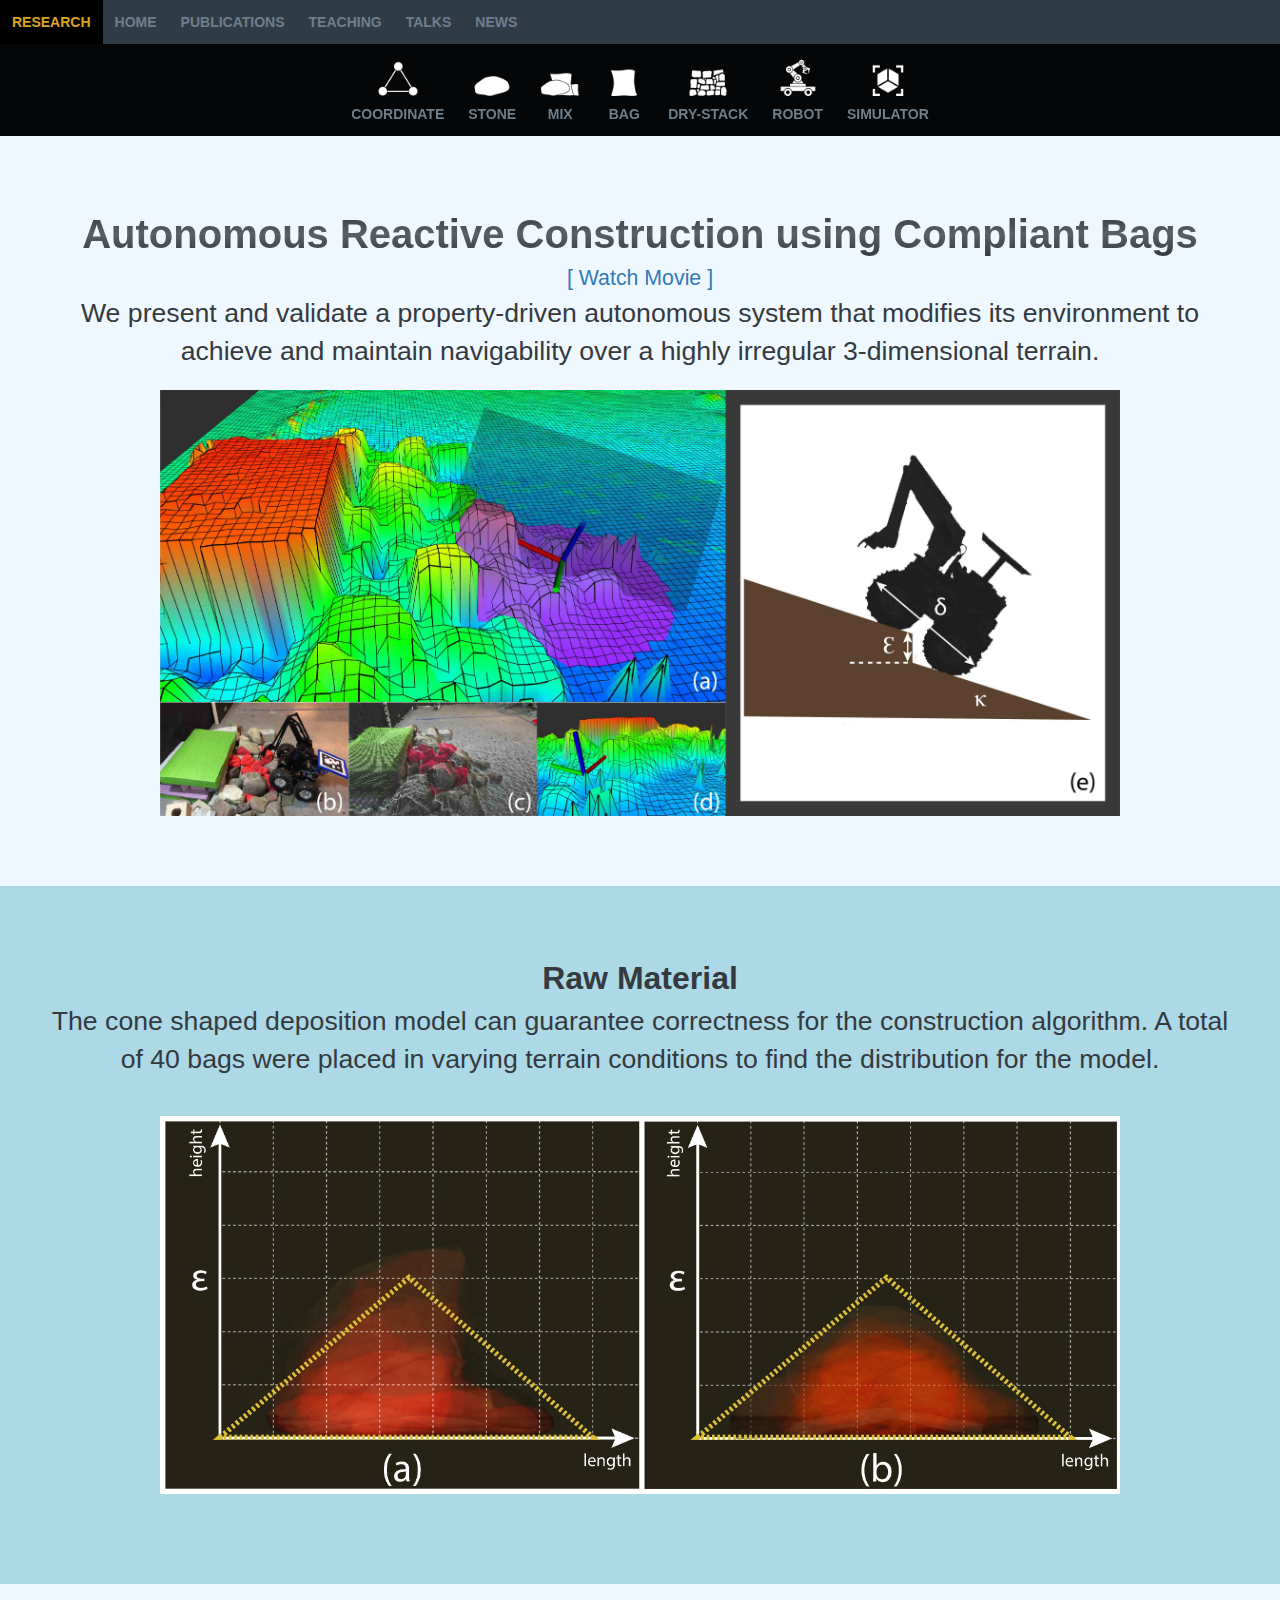
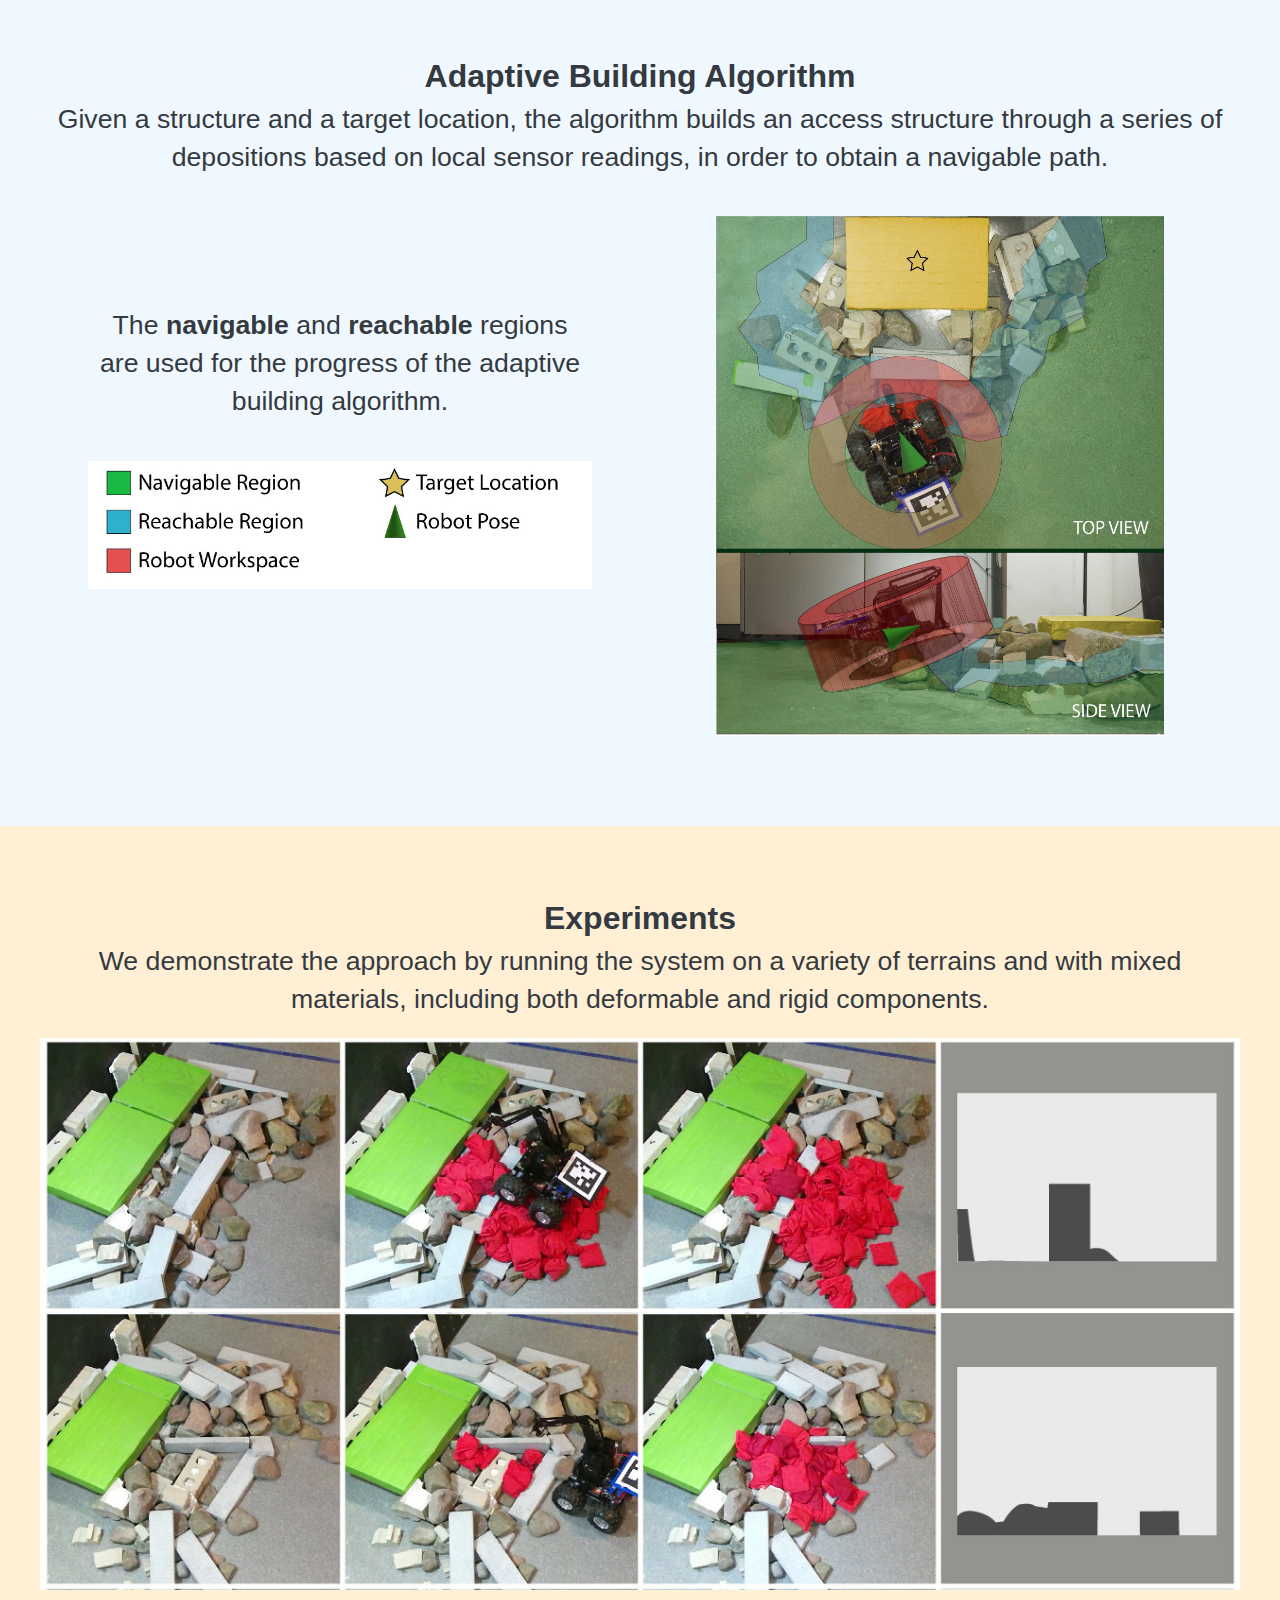
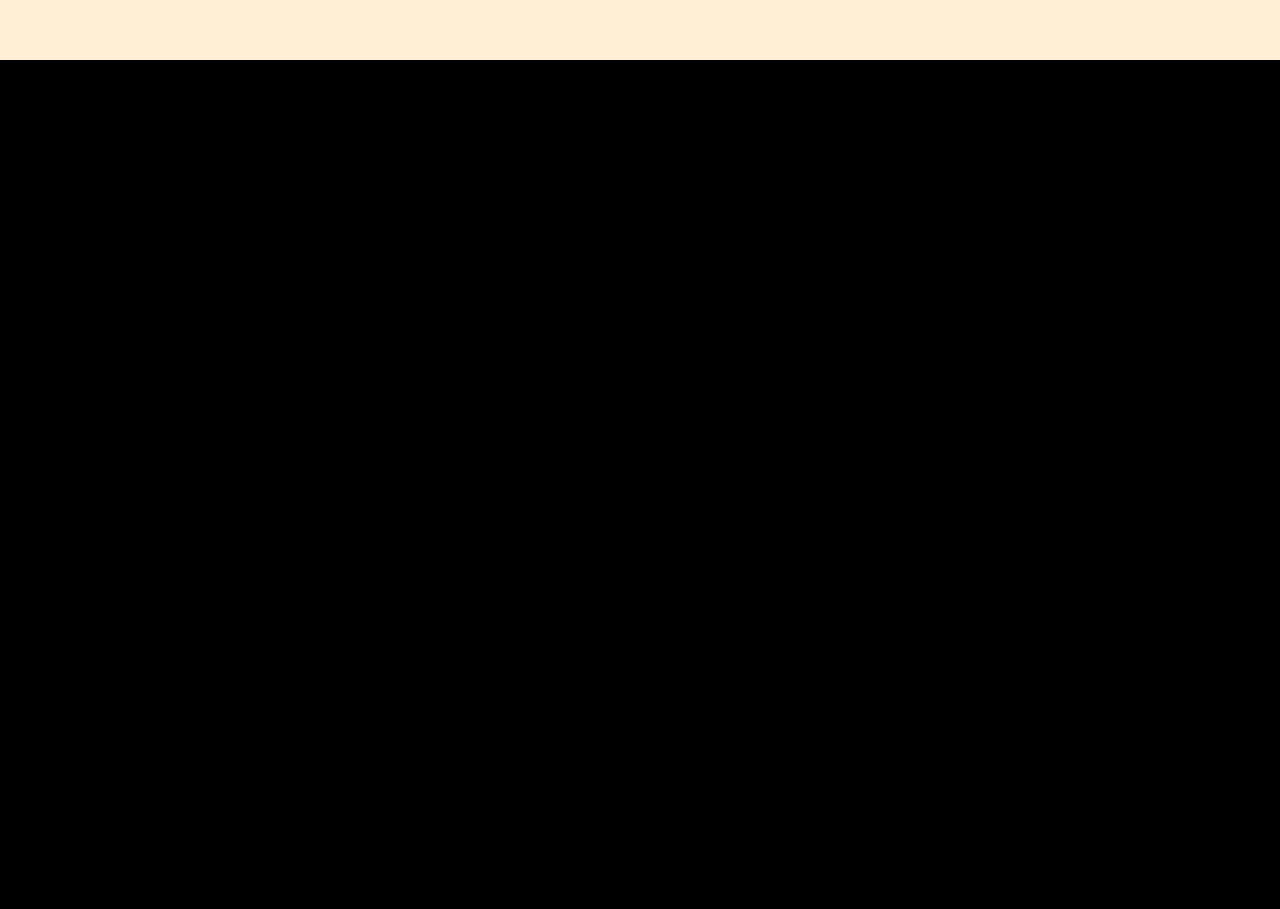
<file: bag.html>
<!DOCTYPE html>
<html>

<head>
    <meta name="viewport" content="width=device-width, initial-scale=1">
    <link rel="stylesheet" type="text/css" href="main.css">
    <link rel="stylesheet" href="https://stackpath.bootstrapcdn.com/bootstrap/4.3.1/css/bootstrap.min.css"
        integrity="sha384-ggOyR0iXCbMQv3Xipma34MD+dH/1fQ784/j6cY/iJTQUOhcWr7x9JvoRxT2MZw1T" crossorigin="anonymous">

    <script src="https://code.jquery.com/jquery-3.5.1.js"
        integrity="sha256-QWo7LDvxbWT2tbbQ97B53yJnYU3WhH/C8ycbRAkjPDc=" crossorigin="anonymous"></script>

    <script src="https://cdnjs.cloudflare.com/ajax/libs/popper.js/1.14.7/umd/popper.min.js"
        integrity="sha384-UO2eT0CpHqdSJQ6hJty5KVphtPhzWj9WO1clHTMGa3JDZwrnQq4sF86dIHNDz0W1"
        crossorigin="anonymous"></script>
    <script src="https://stackpath.bootstrapcdn.com/bootstrap/4.3.1/js/bootstrap.min.js"
        integrity="sha384-JjSmVgyd0p3pXB1rRibZUAYoIIy6OrQ6VrjIEaFf/nJGzIxFDsf4x0xIM+B07jRM"
        crossorigin="anonymous"></script>
    <link rel="stylesheet" href="https://maxcdn.bootstrapcdn.com/bootstrap/3.4.1/css/bootstrap.min.css">
    <script src="https://maxcdn.bootstrapcdn.com/bootstrap/3.4.1/js/bootstrap.min.js"></script>

    <link rel="stylesheet" href="https://stackpath.bootstrapcdn.com/font-awesome/4.7.0/css/font-awesome.min.css">

    <script src="main.js"></script>

</head>

<body>

    <nav id="nav_bar">
        <ul class="nav_bar_buttons">
            <li><a onclick="project_bar()" href="#" id="research_button">Research</a></li>
            <li><a href="index.html">Home</a></li>
            <li><a href="index.html#publications">Publications</a></li>
            <li><a href="index.html#teaching">Teaching</a></li>
            <li><a href="index.html#talks">Talks</a></li>
            <li><a href="index.html#news">News</a></li>
        </ul>
    </nav>
    <nav id="project_nav_bar">
        <ul id="project_bar_buttons" style="backdrop-filter: blur(15px);">
            <div class="buttons_table">
                <li><a href="coordinate.html"><img src="media/icons/coordinate.png"
                            class="project_bar_icons" /><br>Coordinate</a></li>
                <li><a href="stone.html"><img src="media/icons/stone.png" class="project_bar_icons" /><br>Stone</a>
                </li>
                <li><a href="multi.html"><img src="media/icons/multi.png" class="project_bar_icons" /><br>Mix</a>
                </li>
                <li><a href="bag.html"><img src="media/icons/bag.png" class="project_bar_icons" /><br>Bag</a></li>
                <li><a href="drystacking.html"><img src="media/icons/wall.png"
                            class="project_bar_icons" /><br>Dry-Stack</a>
                </li>
                <li><a href="robot.html"><img src="media/icons/robot.png" class="project_bar_icons" /><br>Robot</a>
                </li>
                <li><a href="sim.html"><img src="media/icons/sim.png" class="project_bar_icons" /><br>Simulator</a>
                </li>
            </div>
        </ul>

    </nav>



    <!-- Home -->
    <div class="page" id="home">
        <div class="row">
            <div class="center_column">
                <!-- <img src="profile.png" alt="profile" id="profile" />
                <br><br>
                <p id="home_heading">Vivek Thangavelu</p>
                <p id="home_heading_b">PhD Student, Cornell University</p> -->
                <!-- <p id="home_heading_b">Tu/Th 9:30 - 10:50 | NSC 216</p> -->
                <br>
            </div>
        </div>
    </div>

    <div class="project_page">
        <div class="project1">
            <div class="project_card1">
                <div class="proj_column_center">
                    <p class="proj_h1">Autonomous Reactive Construction using Compliant Bags</p>
                    <br>
                    <a href="#movie">
                        <p class="proj_h4">[ Watch Movie ]</Watch>
                    </a></p>
                    <br>
                    <p class="proj_h3">We present and validate a property-driven autonomous system that modifies its
                        environment to achieve and maintain navigability over a highly irregular 3-dimensional terrain.
                    </p>
                    <br><br>
                    <img src="media/rss2018/3d_pic_low.jpg" class="center_img" />
                </div>
            </div>

            <div class="project_card6">
                <div class="proj_column_center">
                    <p class="proj_h2b">Raw Material</p><br>
                    <p class="proj_h3">The cone shaped deposition model can guarantee correctness for the construction
                        algorithm.
                        A total of 40 bags were placed in varying terrain conditions to find the distribution for the
                        model.
                        <br><br>
                        <img src="media/rss2018/bag_models_low.jpeg" class="center_img" />
                    </p>
                    <br>
                </div>
                <br>
            </div>

            <div class="project_card1">
                <div class="proj_column_center">
                    <p class="proj_h2b">Adaptive Building Algorithm</p><br>
                    <p class="proj_h3">Given a structure and a target location, the algorithm builds an access structure
                        through a series of depositions based on local sensor readings, in order to obtain a navigable
                        path.
                    </p>
                    <br><br>
                    <div class="proj_column_left">
                        <br><br><br><br>
                        <div class="proj_text_container_small">
                            <p class="proj_h3">The </p>
                            <p class="proj_h3b">navigable </p>
                            <p class="proj_h3">and </p>
                            <p class="proj_h3b">reachable </p>
                            <p class="proj_h3">regions are used for the progress of the adaptive building algorithm.</p>
                        </div>
                        <br>
                        <br>
                        <img src="media/rss2018/regions_info.jpg" style="max-width: 90%;" />
                    </div>
                    <div class="proj_column_right">
                        <img src="media/rss2018/regions.jpg" style="max-width: 80%;" />
                    </div>
                </div>

            </div>


            <div class="project_card4">
                <div class="proj_column_center">
                    <p class="proj_h2b">Experiments</p> <br>
                    <p class="proj_h3">We demonstrate the approach by running the system on a variety of terrains and
                        with
                        mixed
                        materials, including both deformable and rigid components.
                    </p>
                    <br><br>
                    <img src="media/rss2018/experiments.jpg" class="center_img" style="max-width: 100%;" />

                </div>
            </div>

            <div class="project_card6" style="background-color: black;" id="movie">
                <div class="proj_column_center" style="padding: 60px 0px;">
                    <!-- <p class="proj_h2b" style="color: white;">Watch Movie</p><br> -->
                    <div class="video_container">
                        <iframe class="responsive-iframe" src=https://www.youtube.com/embed/7tjbrfLna8A frameborder=0
                            allowfullscreen></iframe>
                    </div>
                </div>
            </div>


        </div>


</body>

</html>
</file>
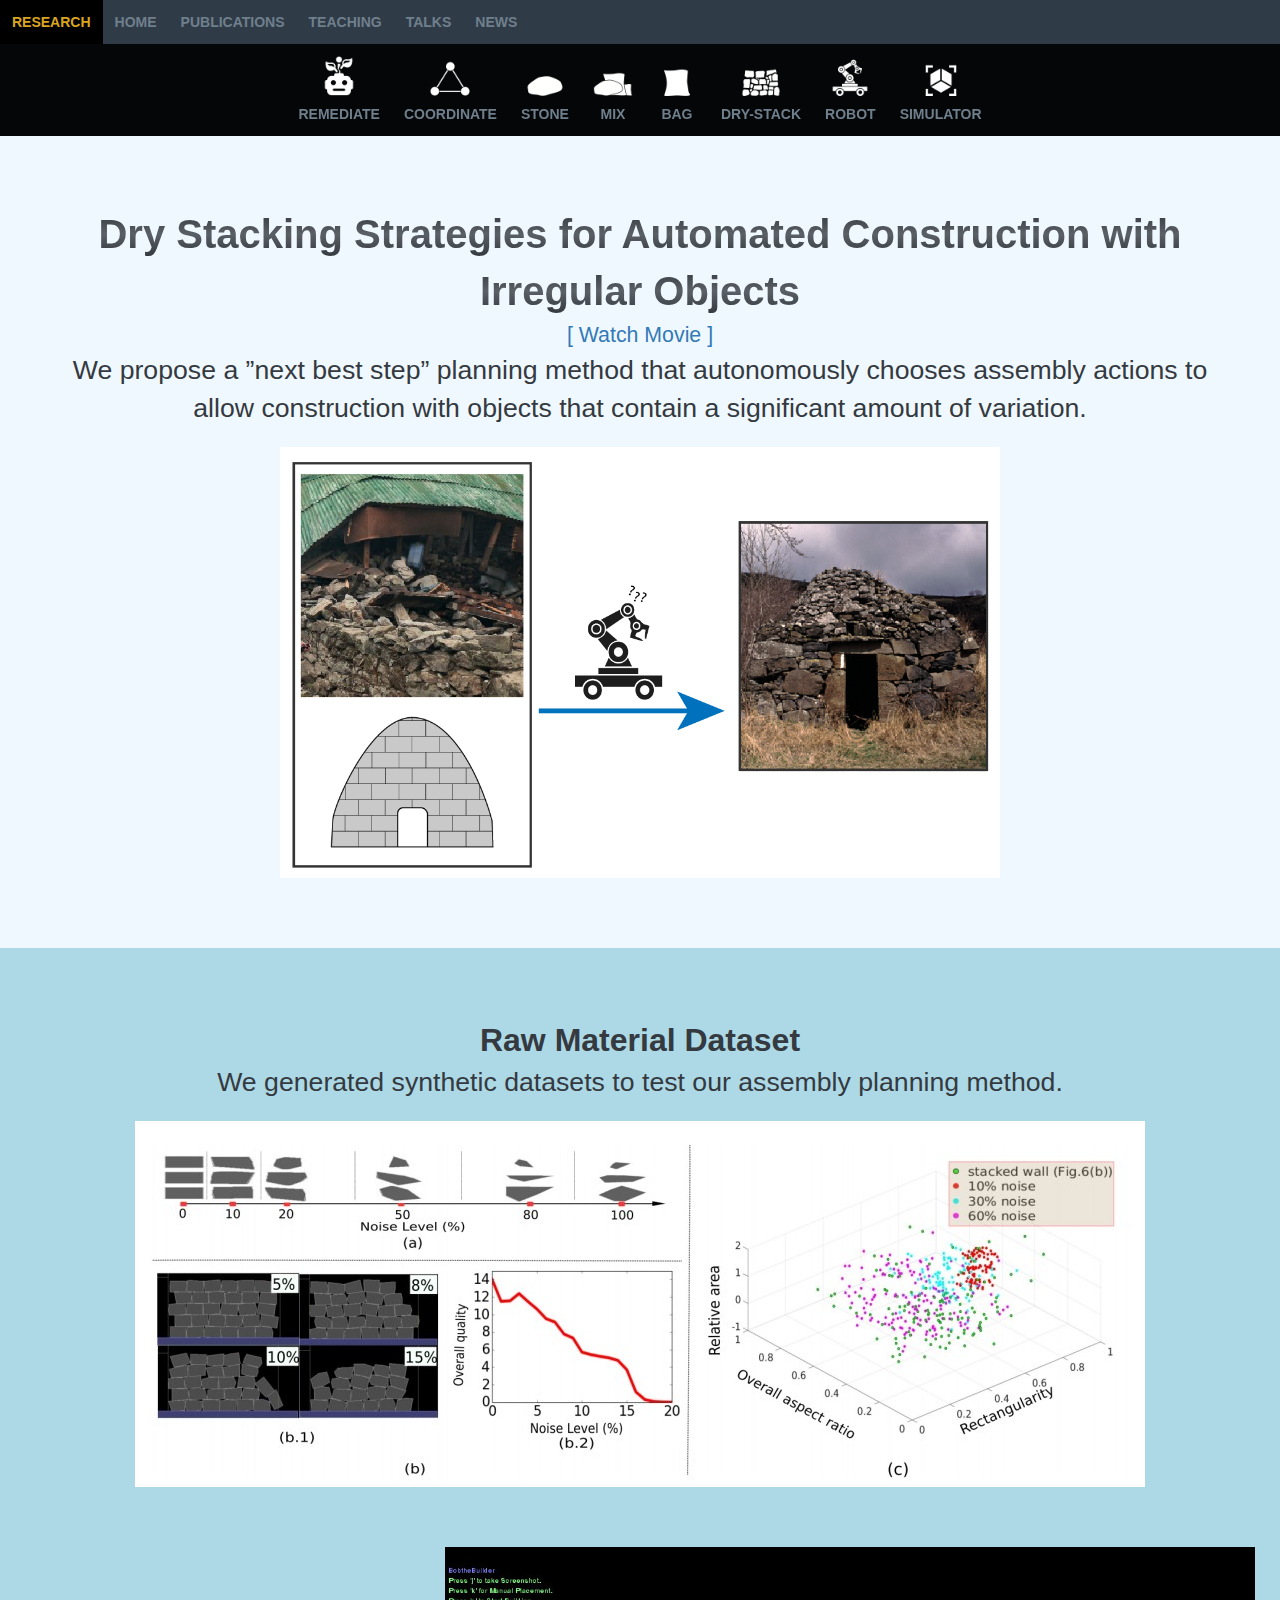
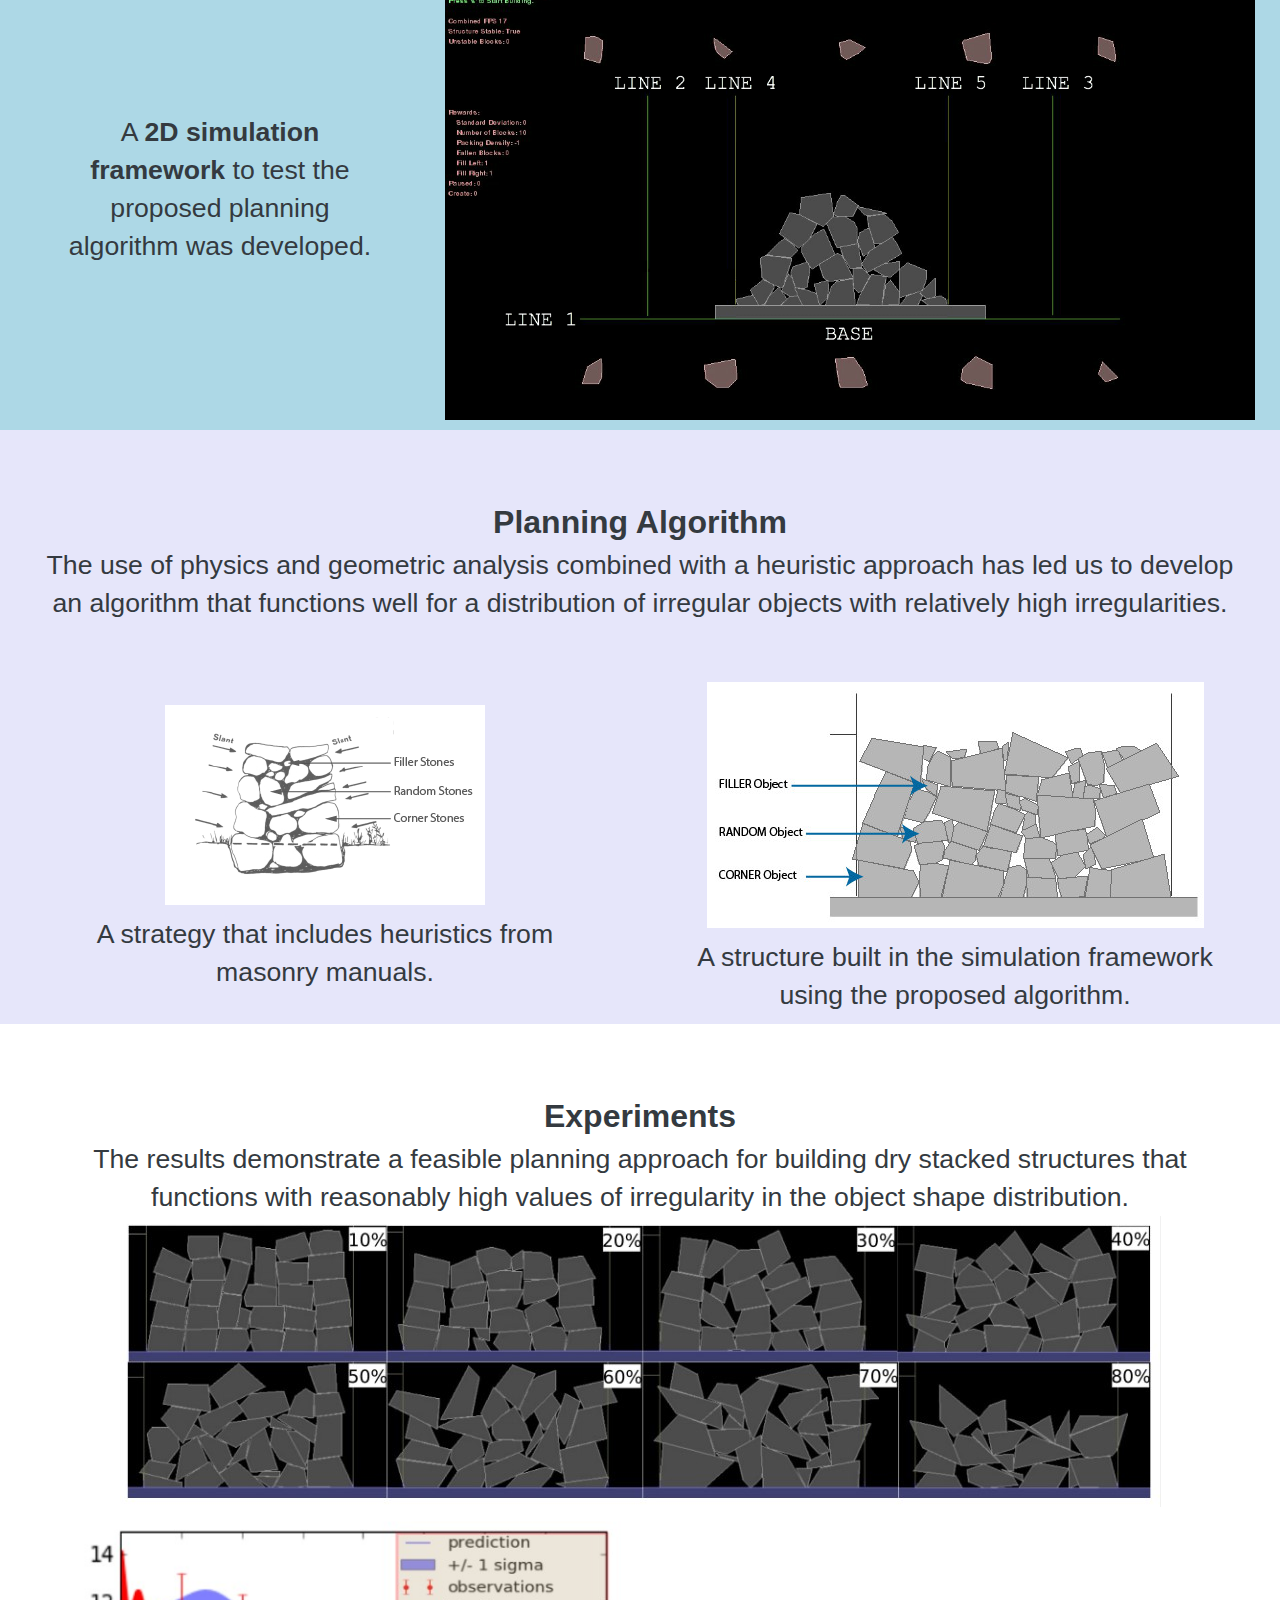
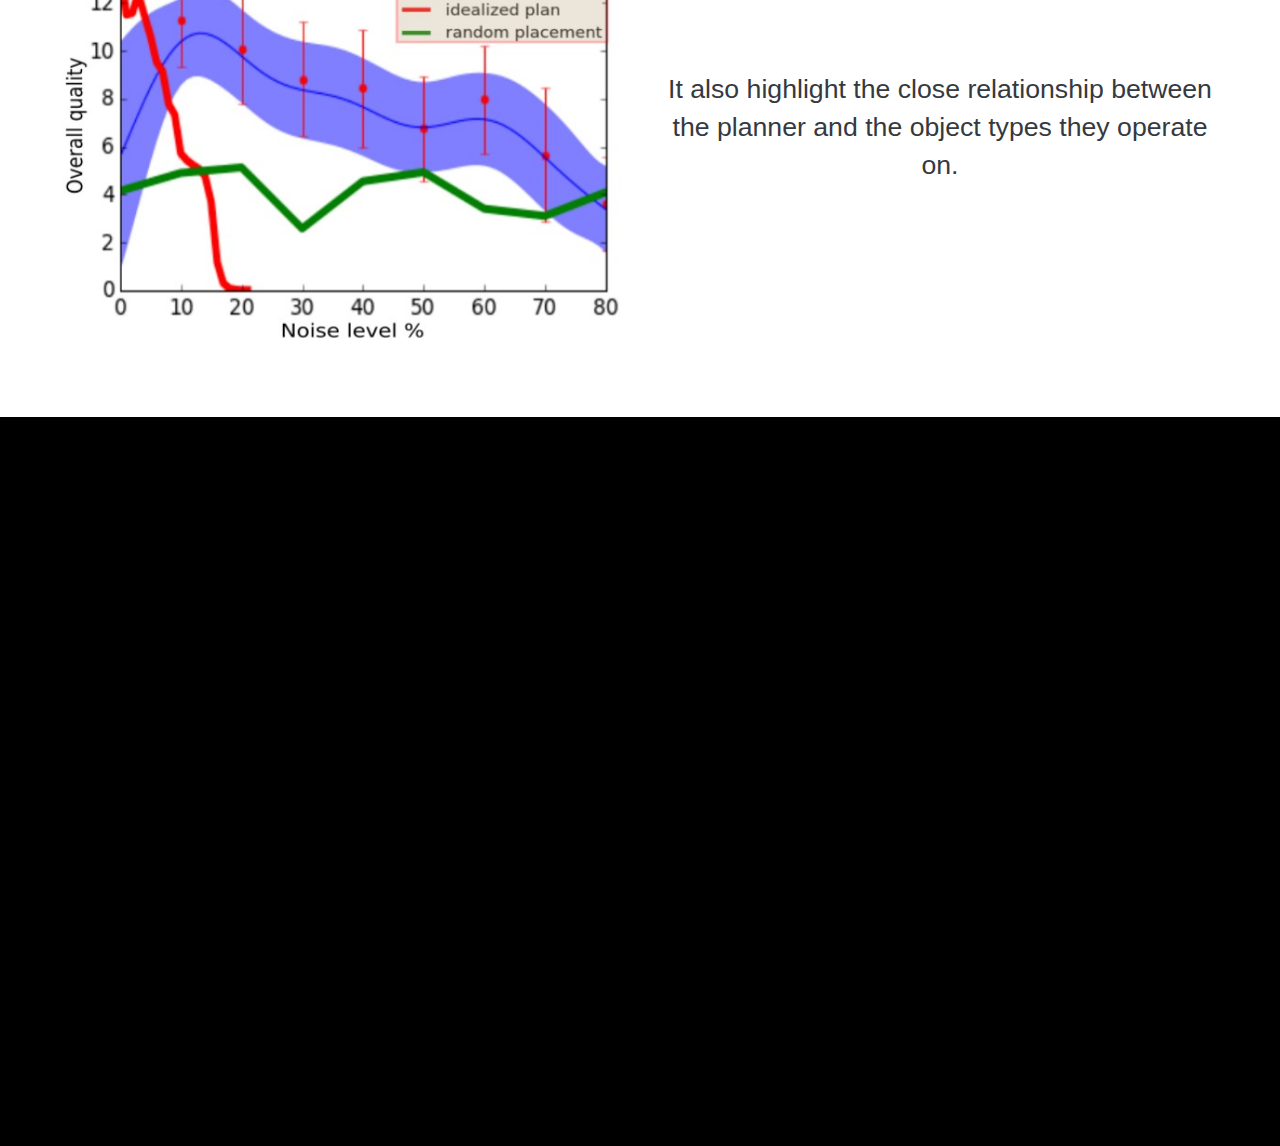
<file: drystacking.html>
<!DOCTYPE html>
<html>

<head>
    <meta name="viewport" content="width=device-width, initial-scale=1">
    <link rel="stylesheet" type="text/css" href="main.css">
    <link rel="stylesheet" href="https://stackpath.bootstrapcdn.com/bootstrap/4.3.1/css/bootstrap.min.css"
        integrity="sha384-ggOyR0iXCbMQv3Xipma34MD+dH/1fQ784/j6cY/iJTQUOhcWr7x9JvoRxT2MZw1T" crossorigin="anonymous">

    <script src="https://code.jquery.com/jquery-3.5.1.js"
        integrity="sha256-QWo7LDvxbWT2tbbQ97B53yJnYU3WhH/C8ycbRAkjPDc=" crossorigin="anonymous"></script>

    <script src="https://cdnjs.cloudflare.com/ajax/libs/popper.js/1.14.7/umd/popper.min.js"
        integrity="sha384-UO2eT0CpHqdSJQ6hJty5KVphtPhzWj9WO1clHTMGa3JDZwrnQq4sF86dIHNDz0W1"
        crossorigin="anonymous"></script>
    <script src="https://stackpath.bootstrapcdn.com/bootstrap/4.3.1/js/bootstrap.min.js"
        integrity="sha384-JjSmVgyd0p3pXB1rRibZUAYoIIy6OrQ6VrjIEaFf/nJGzIxFDsf4x0xIM+B07jRM"
        crossorigin="anonymous"></script>
    <link rel="stylesheet" href="https://maxcdn.bootstrapcdn.com/bootstrap/3.4.1/css/bootstrap.min.css">
    <script src="https://maxcdn.bootstrapcdn.com/bootstrap/3.4.1/js/bootstrap.min.js"></script>

    <link rel="stylesheet" href="https://stackpath.bootstrapcdn.com/font-awesome/4.7.0/css/font-awesome.min.css">

    <script src="main.js"></script>

</head>

<body>

    <nav id="nav_bar">
        <ul class="nav_bar_buttons">
            <li><a onclick="project_bar()" href="#" id="research_button">Research</a></li>
            <li><a href="index.html">Home</a></li>
            <li><a href="index.html#publications">Publications</a></li>
            <li><a href="index.html#teaching">Teaching</a></li>
            <li><a href="index.html#talks">Talks</a></li>
            <li><a href="index.html#news">News</a></li>
        </ul>
    </nav>
    <nav id="project_nav_bar">
        <ul id="project_bar_buttons" style="backdrop-filter: blur(15px);">
            <div class="buttons_table">
                <li><a href="eco.html"><img src="media/icons/eco.png"
                    class="project_bar_icons" /><br>Remediate</a></li>
                <li><a href="coordinate.html"><img src="media/icons/coordinate.png"
                            class="project_bar_icons" /><br>Coordinate</a></li>
                <li><a href="stone.html"><img src="media/icons/stone.png" class="project_bar_icons" /><br>Stone</a>
                </li>
                <li><a href="multi.html"><img src="media/icons/multi.png" class="project_bar_icons" /><br>Mix</a>
                </li>
                <li><a href="bag.html"><img src="media/icons/bag.png" class="project_bar_icons" /><br>Bag</a></li>
                <li><a href="drystacking.html"><img src="media/icons/wall.png"
                            class="project_bar_icons" /><br>Dry-Stack</a>
                </li>
                <li><a href="robot.html"><img src="media/icons/robot.png" class="project_bar_icons" /><br>Robot</a>
                </li>
                <li><a href="sim.html"><img src="media/icons/sim.png" class="project_bar_icons" /><br>Simulator</a>
                </li>
            </div>
        </ul>
    </nav>



    <!-- Home -->
    <div class="page" id="home">
        <div class="row">
            <div class="center_column">
                <!-- <img src="profile.png" alt="profile" id="profile" />
                <br><br>
                <p id="home_heading">Vivek Thangavelu</p>
                <p id="home_heading_b">PhD Student, Cornell University</p> -->
                <!-- <p id="home_heading_b">Tu/Th 9:30 - 10:50 | NSC 216</p> -->
                <br>
            </div>
        </div>
    </div>

    <div class="project_page">
        <div class="project1">
            <div class="project_card1">
                <div class="proj_column_center">
                    <p class="proj_h1">Dry Stacking Strategies for Automated Construction with Irregular Objects</p>
                    <br>
                    <a href="#movie">
                        <p class="proj_h4">[ Watch Movie ]</Watch>
                    </a></p>
                    <br>
                    <p class="proj_h3">We propose a ”next best step” planning method that autonomously chooses assembly
                        actions to allow construction with objects that contain a significant amount of variation.
                    </p>
                    <br><br>
                    <img src="media/dry_stacking/intro.png" class="center_img" style="max-width: 60%;" />
                </div>
            </div>

            <div class="project_card6">
                <div class="proj_column_center">
                    <p class="proj_h2b">Raw Material Dataset</p>
                    <br>
                    <p class="proj_h3">We generated synthetic datasets to test our assembly
                        planning method. </p>
                    <br><br>
                    <img src="media/dry_stacking/dataset.jpg" class="center_img" style="max-width: 90%;" />
                </div>

                <div class="row mx-auto">
                    <div class="col-sm-4">
                        <div class="row h-100 mx-auto">
                            <div class="my-auto">
                                <div class="proj_text_container_small">
                                    <p class="proj_h3">A </p>
                                    <p class="proj_h3b">2D simulation framework </p>
                                    <p class="proj_h3">to test the proposed planning algorithm was developed. </p>
                                </div>
                            </div>
                        </div>
                    </div>
                    <div class="col-sm-8">
                        <div class="row h-100 mx-auto">
                            <div class="my-auto">
                                <img src="media/dry_stacking/framework.png" style="max-width: 100%;" />
                            </div>
                        </div>
                    </div>
                </div>
            </div>



            <div class="project_card2">
                <div class="proj_column_center">
                    <p class="proj_h2b">Planning Algorithm</p>
                    <br>
                    <p class="proj_h3">The use of physics and geometric analysis combined with a heuristic approach has
                        led us to develop an algorithm that functions well for a distribution of irregular objects with
                        relatively high irregularities.</p>
                </div>
                <div class="row mx-auto">
                    <div class="col-sm-6">
                        <div class="row h-100 mx-auto">
                            <div class="my-auto">
                                <img src="media/dry_stacking/stone_types.png" class="center_img"
                                    style="max-width: 100%;" />
                                <div class="proj_text_container_small">
                                    <p class="proj_h3">A strategy that includes heuristics from masonry manuals. </p>
                                </div>
                            </div>
                        </div>
                    </div>
                    <div class="col-sm-6">
                        <div class="row h-100 mx-auto">
                            <div class="my-auto">
                                <img src="media/dry_stacking/object_types.jpg" class="center_img"
                                    style="max-width: 83%;" />
                                <div class="proj_text_container_small">
                                    <p class="proj_h3">A structure built in the simulation framework using the proposed
                                        algorithm.
                                    </p>
                                </div>
                            </div>
                        </div>
                    </div>
                </div>
            </div>

            <div class="project_card1" style="background-color: white;">
                <div class="proj_column_center">
                    <p class="proj_h2b">Experiments</p><br>
                    <p class="proj_h3">The results demonstrate a feasible planning approach for building dry stacked
                        structures that functions with reasonably high values of irregularity in the object shape
                        distribution.
                    </p>
                    <img src="media/dry_stacking/structures.jpg" class="center_img" style="max-width: 100%;" />

                    <div class="row mx-auto">
                        <div class="col-sm-6">
                            <div class="row h-100 mx-auto">
                                <div class="my-auto">
                                    <img src="media/dry_stacking/results.jpg" class="center_img"
                                        style="max-width: 100%;" />
                                </div>
                            </div>
                        </div>
                        <div class="col-sm-6">
                            <div class="row h-100 mx-auto">
                                <div class="my-auto">
                                    <p class="proj_h3">It also highlight the close relationship between the planner and
                                        the
                                        object types they operate on.
                                    </p>
                                </div>
                            </div>
                        </div>
                    </div>
                </div>
            </div>

            <div class="project_card6" style="background-color: black;" id="movie">
                <div class="video_container">
                    <iframe class="responsive-iframe" src=https://www.youtube.com/embed/e-w3ckcKtzU frameborder=0
                        allowfullscreen></iframe>
                </div>
            </div>


        </div>


</body>

</html>
</file>
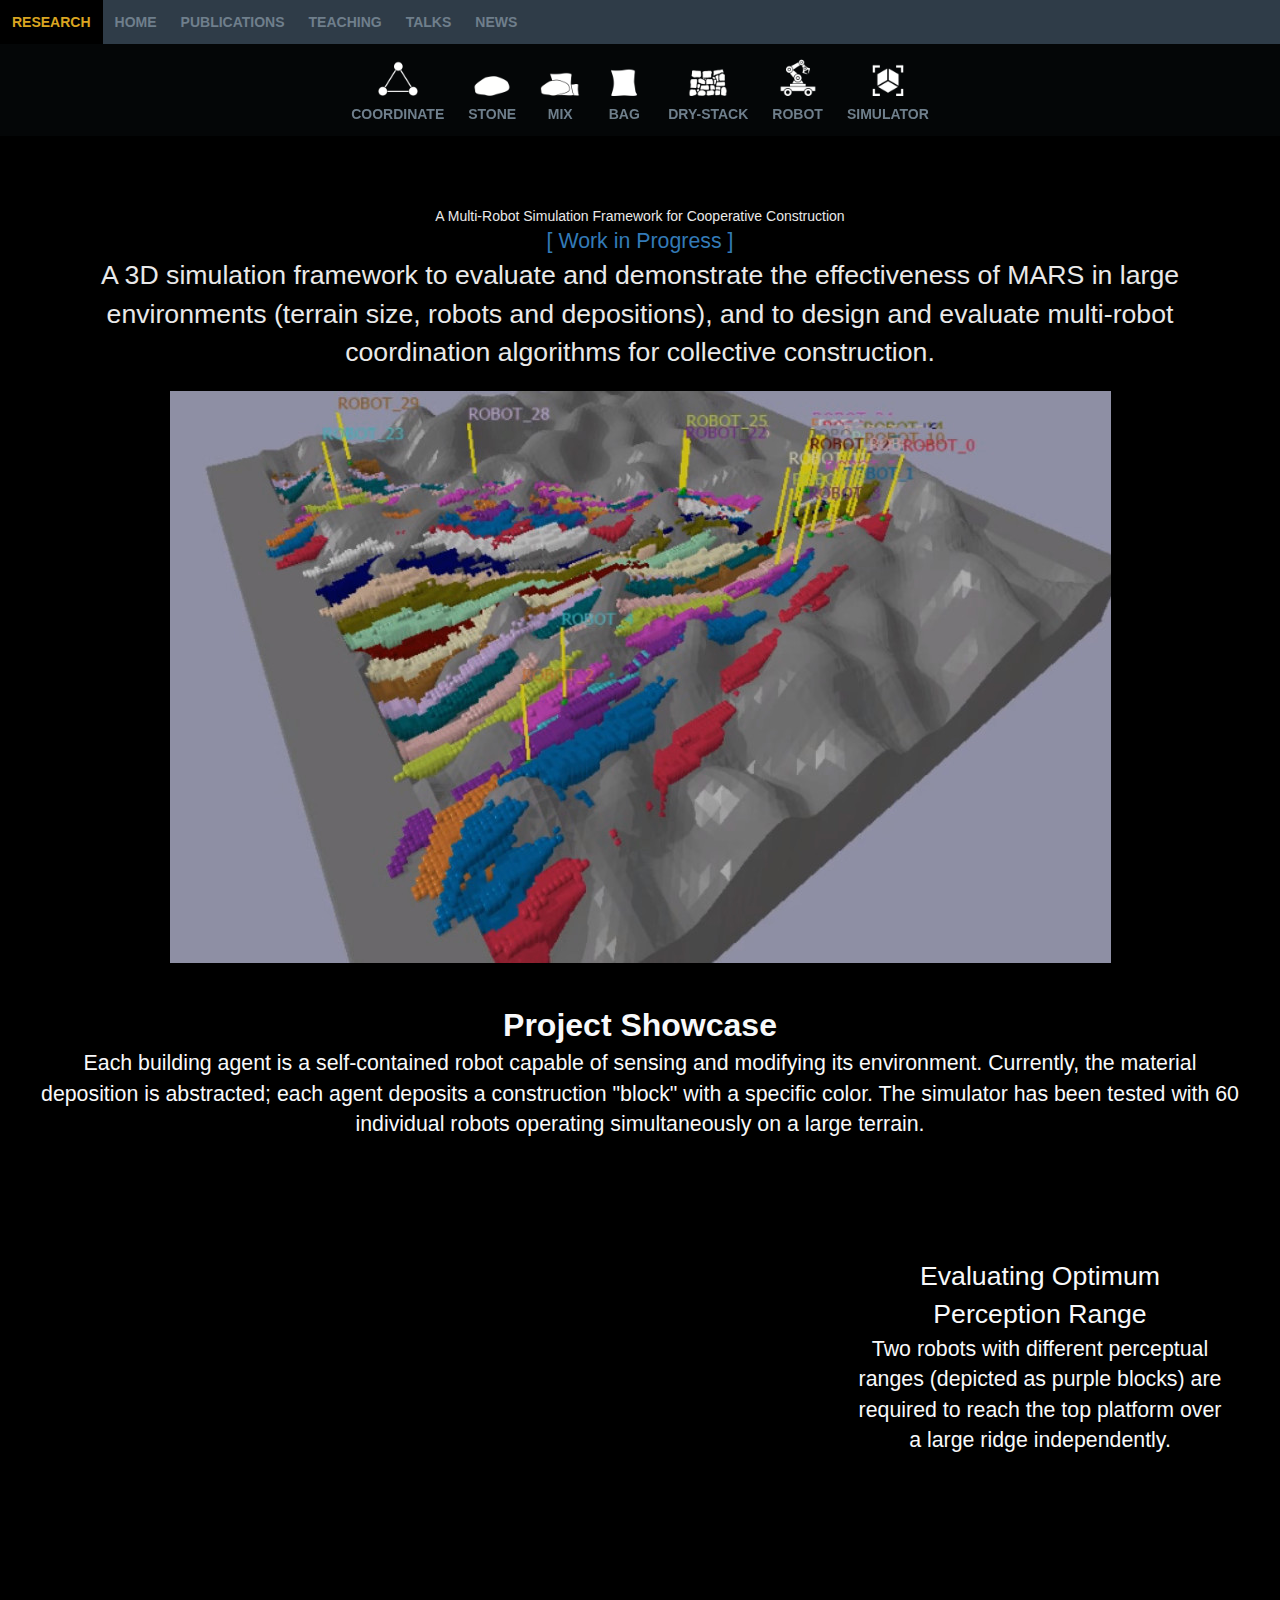
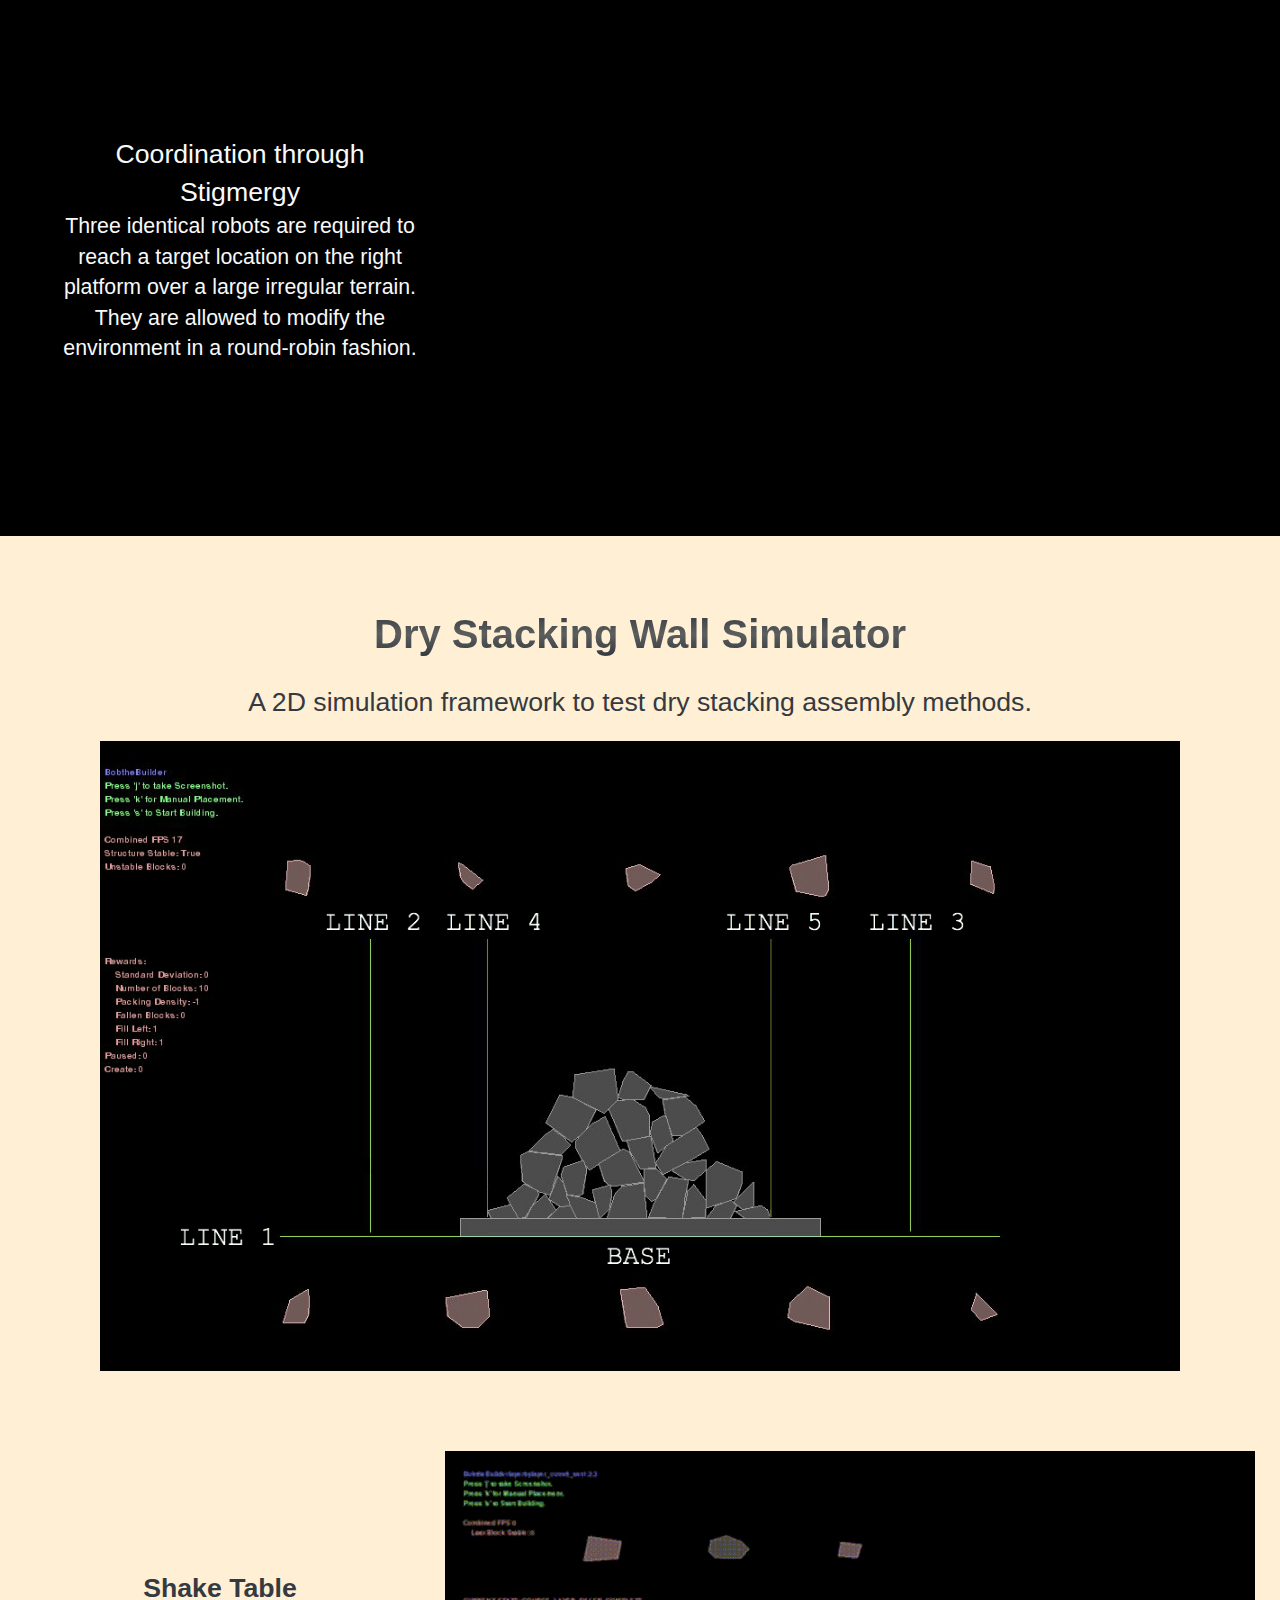
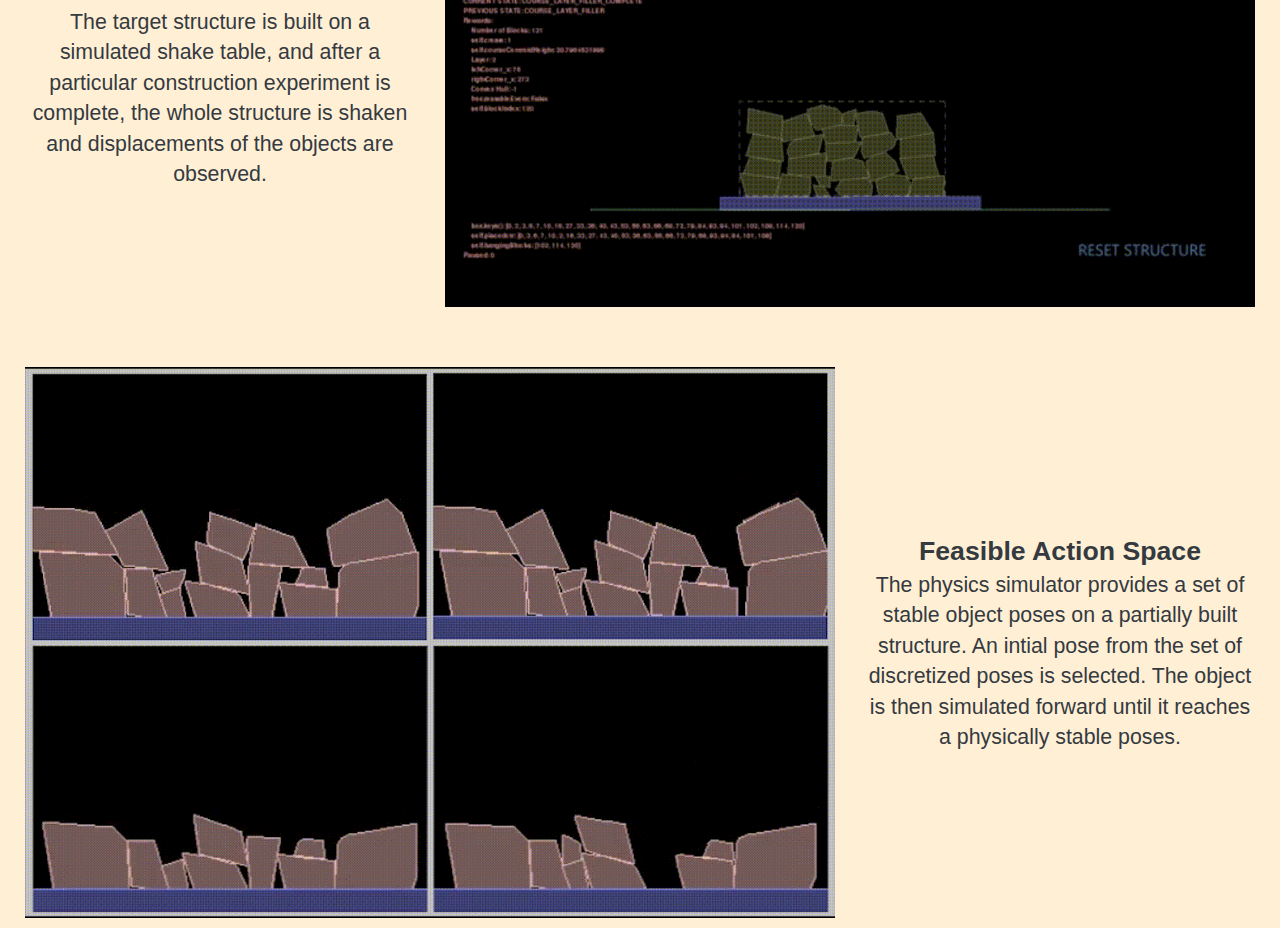
<file: sim.html>
<!DOCTYPE html>
<html>

<head>
    <meta name="viewport" content="width=device-width, initial-scale=1">
    <link rel="stylesheet" type="text/css" href="main.css">
    <link rel="stylesheet" href="https://stackpath.bootstrapcdn.com/bootstrap/4.3.1/css/bootstrap.min.css"
        integrity="sha384-ggOyR0iXCbMQv3Xipma34MD+dH/1fQ784/j6cY/iJTQUOhcWr7x9JvoRxT2MZw1T" crossorigin="anonymous">

    <script src="https://code.jquery.com/jquery-3.5.1.js"
        integrity="sha256-QWo7LDvxbWT2tbbQ97B53yJnYU3WhH/C8ycbRAkjPDc=" crossorigin="anonymous"></script>

    <script src="https://cdnjs.cloudflare.com/ajax/libs/popper.js/1.14.7/umd/popper.min.js"
        integrity="sha384-UO2eT0CpHqdSJQ6hJty5KVphtPhzWj9WO1clHTMGa3JDZwrnQq4sF86dIHNDz0W1"
        crossorigin="anonymous"></script>
    <script src="https://stackpath.bootstrapcdn.com/bootstrap/4.3.1/js/bootstrap.min.js"
        integrity="sha384-JjSmVgyd0p3pXB1rRibZUAYoIIy6OrQ6VrjIEaFf/nJGzIxFDsf4x0xIM+B07jRM"
        crossorigin="anonymous"></script>
    <link rel="stylesheet" href="https://maxcdn.bootstrapcdn.com/bootstrap/3.4.1/css/bootstrap.min.css">
    <script src="https://maxcdn.bootstrapcdn.com/bootstrap/3.4.1/js/bootstrap.min.js"></script>

    <link rel="stylesheet" href="https://stackpath.bootstrapcdn.com/font-awesome/4.7.0/css/font-awesome.min.css">

    <script src="main.js"></script>

</head>

<body>

    <nav id="nav_bar">
        <ul class="nav_bar_buttons">
            <li><a onclick="project_bar()" href="#" id="research_button">Research</a></li>
            <li><a href="index.html">Home</a></li>
            <li><a href="index.html#publications">Publications</a></li>
            <li><a href="index.html#teaching">Teaching</a></li>
            <li><a href="index.html#talks">Talks</a></li>
            <li><a href="index.html#news">News</a></li>
        </ul>
    </nav>
    <nav id="project_nav_bar">
        <ul id="project_bar_buttons" style="backdrop-filter: blur(15px);">
            <div class="buttons_table">
                <li><a href="coordinate.html"><img src="media/icons/coordinate.png"
                            class="project_bar_icons" /><br>Coordinate</a></li>
                <li><a href="stone.html"><img src="media/icons/stone.png" class="project_bar_icons" /><br>Stone</a>
                </li>
                <li><a href="multi.html"><img src="media/icons/multi.png" class="project_bar_icons" /><br>Mix</a>
                </li>
                <li><a href="bag.html"><img src="media/icons/bag.png" class="project_bar_icons" /><br>Bag</a></li>
                <li><a href="drystacking.html"><img src="media/icons/wall.png"
                            class="project_bar_icons" /><br>Dry-Stack</a>
                </li>
                <li><a href="robot.html"><img src="media/icons/robot.png" class="project_bar_icons" /><br>Robot</a>
                </li>
                <li><a href="sim.html"><img src="media/icons/sim.png" class="project_bar_icons" /><br>Simulator</a>
                </li>
            </div>
        </ul>

    </nav>



    <!-- Home -->
    <div class="page" id="home">
        <div class="row">
            <div class="center_column">
                <!-- <img src="profile.png" alt="profile" id="profile" />
                <br><br>
                <p id="home_heading">Vivek Thangavelu</p>
                <p id="home_heading_b">PhD Student, Cornell University</p> -->
                <!-- <p id="home_heading_b">Tu/Th 9:30 - 10:50 | NSC 216</p> -->
            </div>
        </div>
    </div>

    <div class="project_page">
        <div class="project1">
            <div class="project_card1" style="background-color: black;">
                <div class="proj_column_center">
                    <p class="proj_h1w" style="color: #e9e9e9">A Multi-Robot Simulation Framework for
                        Cooperative
                        Construction</p>
                    <br>
                    <a href="#">
                        <p class="proj_h4">[ Work in Progress ]
                    </a></p>
                    <br>
                    <p class="proj_h3" style="color: #e9e9e9"> A 3D simulation framework to evaluate and
                        demonstrate the effectiveness of MARS in large environments (terrain size, robots and
                        depositions), and to design and evaluate multi-robot coordination algorithms for collective construction.
                    </p>
                    <br><br>

                    <img src="media/sim/30_robots.jpg" class="center_img" style="max-width: 100%;" />

                    <br><br><br>

                    <p class="proj_h2bw">Project Showcase</p>
                    <br>
                    <p class="proj_h4w"> Each building agent is a self-contained robot capable of sensing and modifying
                        its environment. Currently, the material deposition is abstracted; each agent deposits a
                        construction "block" with a specific color. The simulator has been tested with 60 individual
                        robots operating simultaneously on a large terrain.
                    </p>

                    <div class="row mx-auto">
                        <div class="col-sm-8">
                            <div class="row h-100 mx-auto">
                                <div class="video_container">
                                    <iframe class="responsive-iframe" src=https://www.youtube.com/embed/nsiHY10Q5dE
                                        frameborder=0 allowfullscreen></iframe>
                                </div>
                            </div>
                        </div>
                        <div class="col-sm-4">
                            <div class="row h-100 mx-auto">
                                <div class="my-auto">
                                    <p class="proj_h3bw">Evaluating Optimum Perception Range</p><br>
                                    <p class="proj_h4w"> Two robots with different perceptual ranges (depicted as purple
                                        blocks) are required to reach the top platform over a large ridge independently.
                                    </p>
                                </div>
                            </div>
                        </div>
                    </div>
                    <br><br><br>

                    <div class="row mx-auto">
                        <div class="col-sm-4">
                            <div class="row h-100 mx-auto">
                                <div class="my-auto">
                                    <p class="proj_h3bw">Coordination through Stigmergy</p><br>
                                    <p class="proj_h4w"> Three identical robots are required to reach a target location
                                        on the right platform over a large irregular terrain. They are allowed to modify
                                        the environment in a round-robin fashion. </p>
                                </div>
                            </div>
                        </div>
                        <div class="col-sm-8">
                            <div class="row h-100 mx-auto">
                                <div class="video_container">
                                    <iframe class="responsive-iframe" src=https://www.youtube.com/embed/__qNcKLlHb8
                                        frameborder=0 allowfullscreen></iframe>
                                </div>
                            </div>
                        </div>
                    </div>

                </div>
            </div>


            <div class="project_card4">
                <div class="proj_column_center">
                    <p class="proj_h1">Dry Stacking Wall Simulator</p>
                    <br>
                    <!-- <a href="#">
                        <p class="proj_h4">[ Work in Progress ]
                    </a></p> -->
                    <br>
                    <p class="proj_h3">A 2D simulation framework to test dry stacking assembly methods.
                    </p>
                    <br><br>
                    <img src="media/dry_stacking/framework.png" class="center_img" style="max-width: 90%;" />
                    <br><br>
                </div>
                
                <div class="row mx-auto">
                    <div class="col-sm-4">
                        <div class="row h-100 mx-auto">
                            <div class="my-auto">
                                <p class="proj_h3b">Shake Table</p><br>
                                <p class="proj_h4"> The target structure is built on a simulated shake table, and after
                                    a particular construction experiment is complete, the whole structure is shaken and
                                    displacements of the objects are observed. </p>
                            </div>
                        </div>
                    </div>
                    <div class="col-sm-8">
                        <div class="row h-100 mx-auto">
                            <div class="my-auto">
                                <img src="media/sim/dry_stacking_shake.gif" class="center_img"
                                    style="max-width: 100%;" />
                            </div>
                        </div>
                    </div>
                </div>
                <br><br><br>

                <div class="row mx-auto">
                    <div class="col-sm-8">
                        <div class="row h-100 mx-auto">
                            <div class="my-auto">
                                <img src="media/sim/dry_stacking_action_space.gif" class="center_img"
                                    style="max-width: 100%;" />
                            </div>
                        </div>
                    </div>
                    <div class="col-sm-4">
                        <div class="row h-100 mx-auto">
                            <div class="my-auto">
                                <p class="proj_h3b">Feasible Action Space</p><br>
                                <p class="proj_h4"> The physics simulator provides a set of stable object poses on
                                    a partially built structure. An intial pose from the set of discretized poses is
                                    selected. The object is then simulated forward until it reaches a physically
                                    stable poses. </p>
                            </div>
                        </div>
                    </div>
                </div>


            </div>

        </div>
    </div>


</body>

</html>
</file>
<file: main.css>
@import "style.css";



.rowtest {
  text-align:center;
  position: relative;
  display: table;
  padding: 60px 60px;
  background-color: gray;

}

.proj_column_left, .proj_column_right, .proj_column_triad,
.proj_column_quad {
  float: left;
  overflow:hidden;
  width: 50%;
  /* background-color: gray; */
  text-align:center;
  position: relative;
  display: table;
  padding: 20px 20px;
}

.proj_column_align_left {
  display: block;
  text-align:left;
  padding: 0px 50px;
}

.proj_column_center {
  /* background-color: gray; */
  overflow:hidden;
  text-align:center;
  position: relative;
  padding: 60px 30px;
  min-height: 200px;
  /* height: 300px; */
}

.proj_column_triad{
  width: 33%;
}

.proj_column_quad{
  padding: 10px 10px;
  width: 25%;
  min-height: 600px;
}

.triad_image {
  max-width: 80%;
}

.proj_column_right {
  /* background-color: yellow; */
}


.proj_img {
  max-width: 100%;
  width: auto;
  height: auto;
  position: absolute;
  top: 0;
  bottom: 0;
  left: 0;
  right: 0;
  margin: auto;
}

.center_img {
  max-width: 80%;
}

.multiple_center_img {
  margin: 20px 20px;
  display: inline;
  max-width: 80%;
}


.proj_text_container{
  display: table-cell; 
  vertical-align: middle;
}

.proj_text_container_small{
  display: block; 
  margin: 0px 30px;
  padding-top: 10px;

}

.proj_text_container_very_small{
  padding-top: 10px;
  display: block; 
}


.proj_h1, .proj_h2, .proj_h3, 
.proj_h4, .proj_h5, .proj_h6,
.proj_li, .proj_h2b, .proj_h3b, 
.proj_h4b, .proj_h5b, .proj_h6b,
.proj_h1w, .proj_h2w, .proj_h3w, 
.proj_h4w, .proj_h5w, .proj_h6w,
.proj_liw, .proj_h2bw, .proj_h3bw, 
.proj_h4bw, .proj_h5bw, .proj_h6bw{
    font-family: Arial;
    /* font-family: 'Saira Extra Condensed', -apple-system, BlinkMacSystemFont, 'Segoe UI', Roboto, 'Helvetica Neue', Arial, sans-serif, 'Apple Color Emoji', 'Segoe UI Emoji', 'Segoe UI Symbol', 'Noto Color Emoji';   */
    font-weight: 200;
    color: var(--gray-dark);
    font-style: normal; 
    font-variant: normal; 
    /* padding-left: 10px; */
    position: -webkit-sticky;
    position: sticky;
    z-index: 3;
    display: inline;
}

.proj_h1w, .proj_h2w, .proj_h3w, 
.proj_h4w, .proj_h5w, .proj_h6w,
.proj_liw, .proj_h2bw, .proj_h3bw, 
.proj_h4bw, .proj_h5bw, .proj_h6bw
{
    color: var(--light);
}

.proj_h2b, .proj_h3b, .proj_h4b, .proj_h5b ,.proj_h6b{
  font-weight: 600;
}

.proj_h1{
  font-family: 'Segoe UI', Tahoma, Geneva, Verdana, sans-serif;
  color: var(--dark);
  font-size: 30pt;
  font-weight: 800;
  -webkit-mask-image: -webkit-linear-gradient(top, #343a40, rgba(0,0,0,.8) 50%, #343a40);
  -webkit-mask-image: linear-gradient(top, #343a40, rgba(0,0,0,.76) 50%, #343a40);
}


.proj_h2, .proj_h2b, .proj_h2w, .proj_h2bw{
  font-weight: 800;
  font-size: 24pt;
}

.proj_h3, .proj_h3b, .proj_h3w, .proj_h3bw{
  font-size: 20pt;
}

.proj_h4, .proj_h4b, .proj_h4w, .proj_h4bw{
  font-size: 16pt;
}

.proj_h5, .proj_h5b, .proj_h5w, .proj_h5bw{
  font-size: 14pt;
}

.proj_h6, .proj_h6b, .proj_h6w, .proj_h6bw{
  font-size: 11pt;
}


.proj_li{
  color: rgb(54, 54, 54);
  font-size: 14pt;
  display: list-item;
  list-style-type: disc;       
  list-style-position: inside;
}


#journal_container, #conf_container{
  padding: 30px 5px 30px 5px;
  overflow: hidden;

  /* background-image: linear-gradient(to right, rgb(253, 232, 198) , 10%, papayawhip); */
}

#talk_container  {
  padding: 30px 5px 50px 5px;
  overflow: hidden;

}



/* Clear floats after the columns */
.row {
  max-width: 100%;
}



/* Responsive layout - makes the two columns stack on top of each other instead of next to each other */
@media screen and (max-width: 600px) {
  .proj_column_left, .proj_column_right, .proj_column_triad,.proj_column_quad {
    width: 100%;
  }

  nav ul {
    overflow-x: scroll;
    white-space: nowrap;
  }
  
  nav ul li {
      display: inline-block;
      float: none;
  }

  #home_heading {
    font-size: 36px;
    font-weight: 700;
  }

  #home_heading_b {
    font-size: 16px;
    font-weight: 700;
    padding-top: 5px;

  }

 
}

.project_page {
  width: 100%;
  /* padding: 30px 30px; */
  height: 0px;
}

.project1, .project2, .project3, .project4 {
  /* padding: 10px 10px; */
  text-align: center;
  /* border: 2px solid rgb(46, 46, 46); */
  /* border-radius: 15px; */
  /* margin: 20px 10px; */

}
.project1 {
  /* background-color: lightgoldenrodyellow; */
  /* background-image: linear-gradient(white, black); */
}
.project2{
  /* background-color: aliceblue; */
}
.project3 {
  /* background-color: white; */
}
.project4 {
  /* background-color: mistyrose; */
}

.project_card1, .project_card2, .project_card3,
.project_card4, .project_card5, .project_card6 {
  padding: 10px 10px;
  text-align: center;
  overflow: hidden;
  /* max-width: 1000px; */
}

.project_card1 {
  background-color: aliceblue;
}
.project_card2 {
  background-color: lavender;
}
.project_card3 {
  background-color: cornsilk;
}
.project_card4 {
  background-color: papayawhip;
}
.project_card5 {
  /* background-color: aliceblue; */
}
.project_card6 {
  background-color: lightblue;
}

.video_container {
  position: relative;
  width: 100%;
  overflow: hidden;
  padding-top: 56.25%; /* 16:9 Aspect Ratio */
}


.responsive-iframe {
  position: absolute;
  top: 0;
  left: 0;
  bottom: 0;
  right: 0;
  width: 100%;
  height: 100%;
  border: none;
}




.project_heading {
  font-family: Oswald;
  line-height: 1.2;
  color: inherit; 
  font-size: 20pt;
  font-weight: 500;
  color: #363a3d;
  font-style: normal; 
  font-variant: normal; 
  position: -webkit-sticky;
  position: sticky;
  z-index: 3;
}

.project_desc {
  margin-top: 20px;
  text-align: justify;
}
</file>
